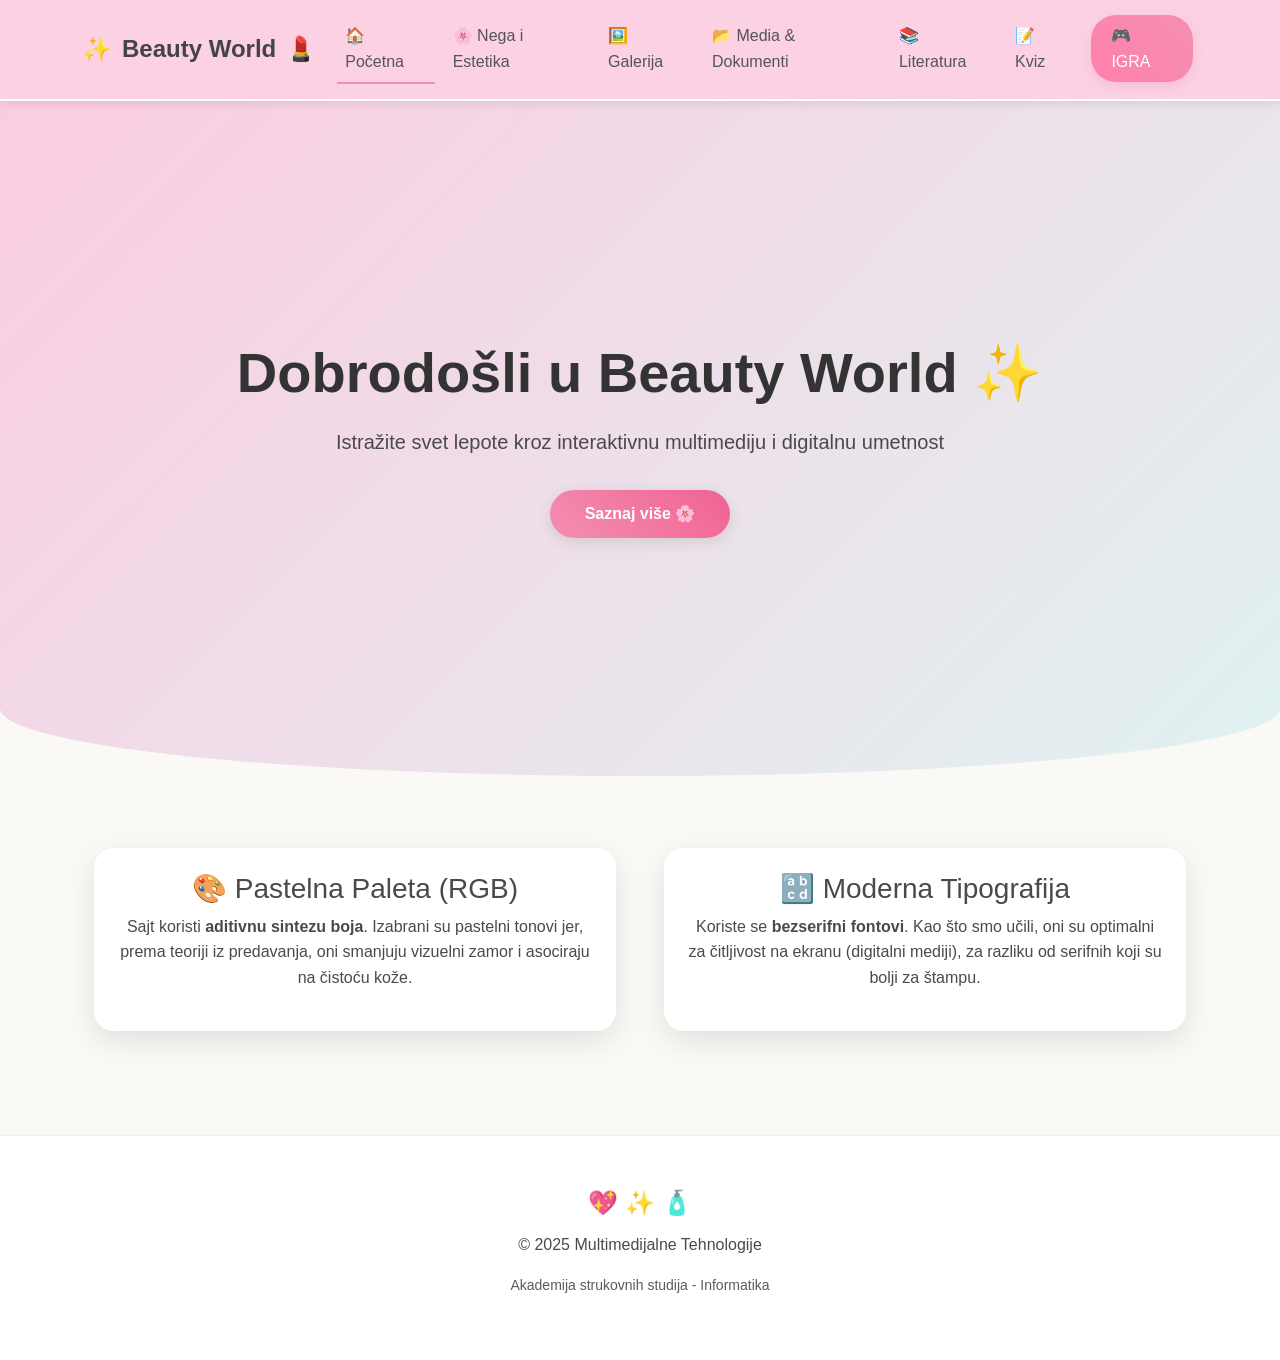
<file: index.html>
<!doctype html>
<html lang="sr">
  <head>
    <meta charset="UTF-8" />
    <meta name="viewport" content="width=device-width, initial-scale=1.0" />
    <title>Beauty World | ✨ Multimedijalni Projekat</title>
    <link
      href="https://cdn.jsdelivr.net/npm/bootstrap@5.3.0/dist/css/bootstrap.min.css"
      rel="stylesheet"
    />
    <link rel="icon" type="image/x-icon" href="SLIKE/favicon.png" />
    <link rel="stylesheet" href="CSS/style.css" />
  </head>
  <body>
    <nav class="navbar navbar-expand-lg custom-nav sticky-top">
      <div class="container">
        <a class="navbar-brand" href="index.html">
          <span>✨</span> Beauty World <span>💄</span>
        </a>
        <button
          class="navbar-toggler"
          type="button"
          data-bs-toggle="collapse"
          data-bs-target="#navbarNav"
        >
          <span class="navbar-toggler-icon"></span>
        </button>
        <div class="collapse navbar-collapse" id="navbarNav">
          <ul class="navbar-nav ms-auto">
            <li class="nav-item">
              <a class="nav-link active" href="index.html">🏠 Početna</a>
            </li>
            <li class="nav-item">
              <a class="nav-link" href="beauty.html">🌸 Nega i Estetika</a>
            </li>
            <li class="nav-item">
              <a class="nav-link" href="galerija.html">🖼️ Galerija</a>
            </li>
            <li class="nav-item">
              <a class="nav-link" href="multimedija.html"
                >📂 Media & Dokumenti</a
              >
            </li>
            <li class="nav-item">
              <a class="nav-link" href="izvori.html">📚 Literatura</a>
            </li>
            <li class="nav-item">
              <a class="nav-link" href="kviz.html">📝 Kviz</a>
            </li>
            <li class="nav-item">
              <a class="nav-link btn-igra" href="igra.html">🎮 IGRA</a>
            </li>
          </ul>
        </div>
      </div>
    </nav>

    <header class="hero-section text-center d-flex align-items-center">
      <div class="container">
        <div class="hero-content">
          <h1 class="display-3">Dobrodošli u Beauty World ✨</h1>
          <p class="lead">
            Istražite svet lepote kroz interaktivnu multimediju i digitalnu
            umetnost
          </p>
          <a href="oProjektu.html" class="btn btn-custom mt-3"
            >Saznaj više 🌸</a
          >
        </div>
      </div>
    </header>

    <section class="container my-5 text-center">
      <div class="row">
        <div class="col-md-6 p-4">
          <div class="custom-card p-4 h-100">
            <h3>🎨 Pastelna Paleta (RGB)</h3>
            <p>
              Sajt koristi <strong>aditivnu sintezu boja</strong>. Izabrani su
              pastelni tonovi jer, prema teoriji iz predavanja, oni smanjuju
              vizuelni zamor i asociraju na čistoću kože.
            </p>
          </div>
        </div>
        <div class="col-md-6 p-4">
          <div class="custom-card p-4 h-100">
            <h3>🔡 Moderna Tipografija</h3>
            <p>
              Koriste se <strong>bezserifni fontovi</strong>. Kao što smo učili,
              oni su optimalni za čitljivost na ekranu (digitalni mediji), za
              razliku od serifnih koji su bolji za štampu.
            </p>
          </div>
        </div>
      </div>
    </section>

    <footer class="text-center py-5">
      <div class="container">
        <div class="footer-emoji">💖 ✨ 🧴</div>
        <p>&copy; 2025 Multimedijalne Tehnologije</p>
        <p class="small text-muted">
          Akademija strukovnih studija - Informatika
        </p>
      </div>
    </footer>

    <script src="https://cdn.jsdelivr.net/npm/bootstrap@5.3.0/dist/js/bootstrap.bundle.min.js"></script>
  </body>
</html>
</file>
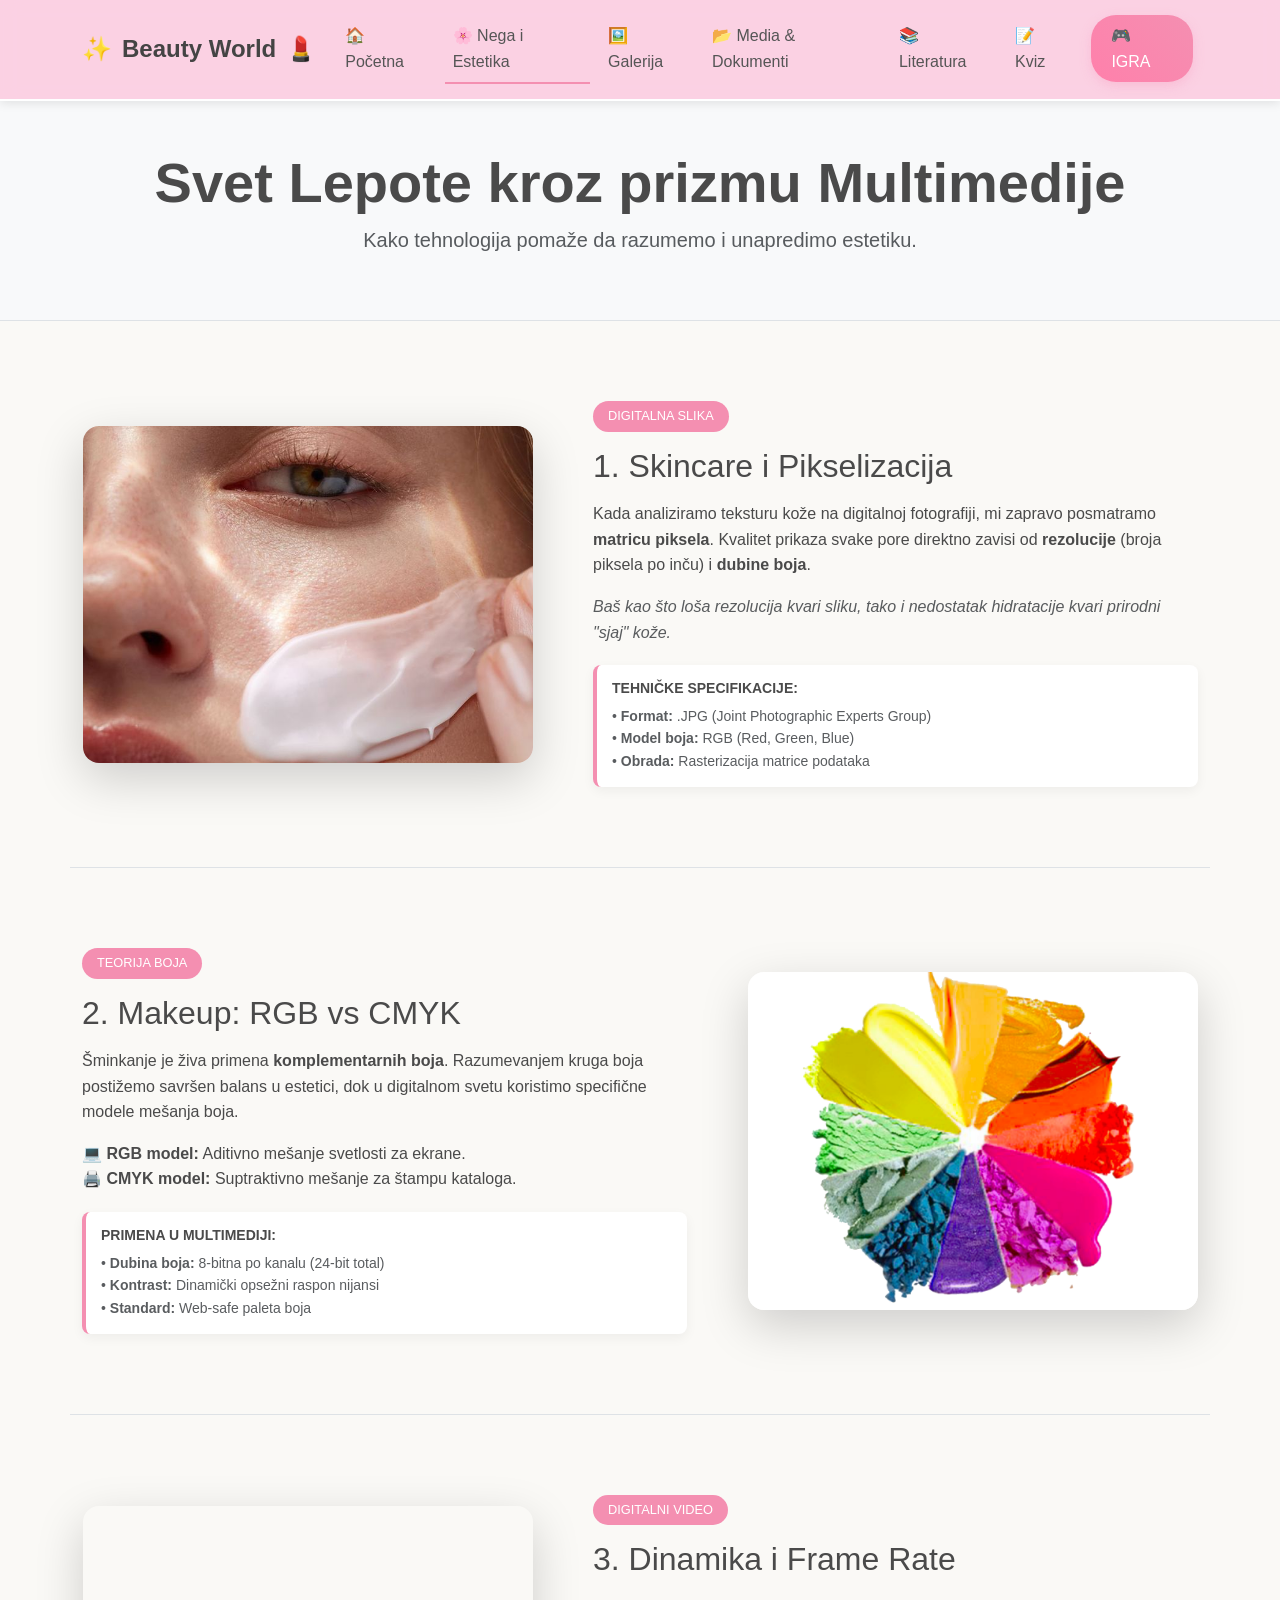
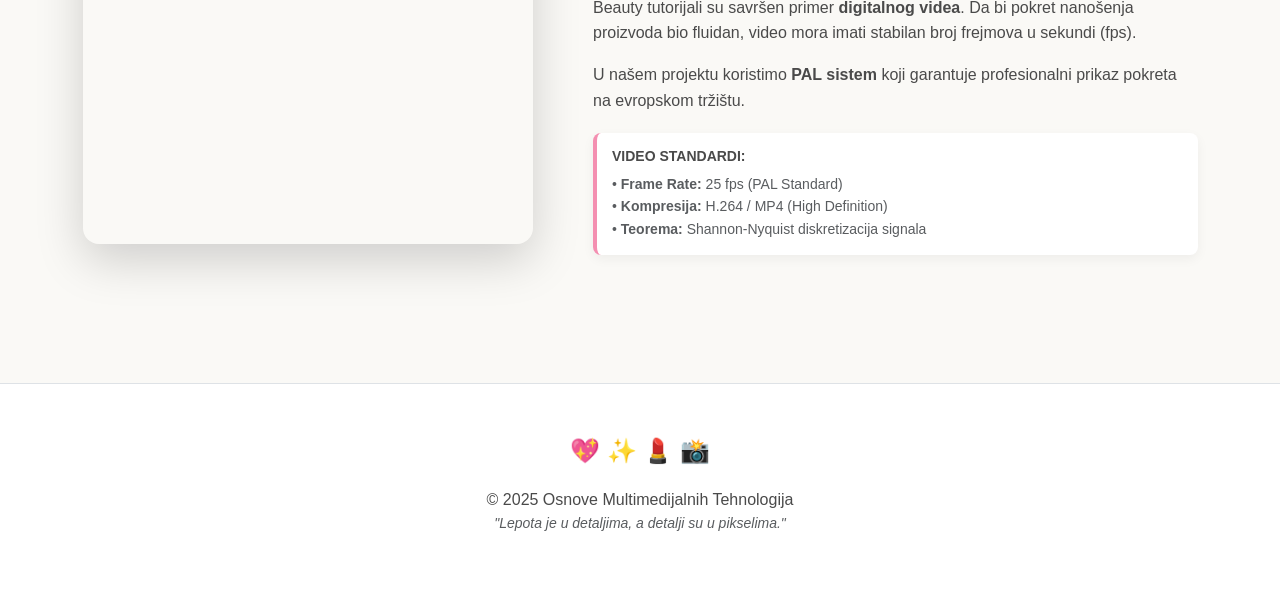
<file: beauty.html>
<!doctype html>
<html lang="sr">
  <head>
    <meta charset="UTF-8" />
    <meta name="viewport" content="width=device-width, initial-scale=1.0" />
    <title>Beauty World | ✨ Nega i Estetika</title>
    <link
      href="https://cdn.jsdelivr.net/npm/bootstrap@5.3.0/dist/css/bootstrap.min.css"
      rel="stylesheet"
    />
    <link rel="icon" type="image/x-icon" href="SLIKE/favicon.png" />
    <link rel="stylesheet" href="CSS/style.css" />
    <style>
      .beauty-section {
        padding: 80px 0;
        transition: all 0.3s;
      }
      .beauty-section:hover {
        background-color: #fff9fb;
      }
      .img-hover {
        transition: transform 0.4s;
      }
      .img-hover:hover {
        transform: scale(1.05);
      }
      .badge-category {
        background-color: var(--tamno-roze);
        color: white;
        padding: 5px 15px;
        border-radius: 20px;
        font-size: 0.8rem;
        text-transform: uppercase;
        margin-bottom: 15px;
        display: inline-block;
      }
      .tech-box {
        background-color: #ffffff;
        border-left: 4px solid var(--tamno-roze);
        padding: 15px;
        border-radius: 8px;
        box-shadow: 0 4px 12px rgba(0, 0, 0, 0.05);
        margin-top: 20px;
      }
      .border-pink {
        border-color: var(--tamno-roze) !important;
      }
    </style>
  </head>
  <body>
    <nav class="navbar navbar-expand-lg custom-nav sticky-top">
      <div class="container">
        <a class="navbar-brand" href="index.html"
          ><span>✨</span> Beauty World <span>💄</span></a
        >
        <button
          class="navbar-toggler"
          type="button"
          data-bs-toggle="collapse"
          data-bs-target="#navbarNav"
        >
          <span class="navbar-toggler-icon"></span>
        </button>
        <div class="collapse navbar-collapse" id="navbarNav">
          <ul class="navbar-nav ms-auto">
            <li class="nav-item">
              <a class="nav-link" href="index.html">🏠 Početna</a>
            </li>
            <li class="nav-item">
              <a class="nav-link active" href="beauty.html"
                >🌸 Nega i Estetika</a
              >
            </li>
            <li class="nav-item">
              <a class="nav-link" href="galerija.html">🖼️ Galerija</a>
            </li>
            <li class="nav-item">
              <a class="nav-link" href="multimedija.html"
                >📂 Media & Dokumenti</a
              >
            </li>
            <li class="nav-item">
              <a class="nav-link" href="izvori.html">📚 Literatura</a>
            </li>
            <li class="nav-item">
              <a class="nav-link" href="kviz.html">📝 Kviz</a>
            </li>
            <li class="nav-item">
              <a class="nav-link btn-igra" href="igra.html">🎮 IGRA</a>
            </li>
          </ul>
        </div>
      </div>
    </nav>

    <header class="bg-light py-5 text-center border-bottom">
      <div class="container">
        <h1 class="display-4 fw-bold">Svet Lepote kroz prizmu Multimedije</h1>
        <p class="lead text-muted">
          Kako tehnologija pomaže da razumemo i unapredimo estetiku.
        </p>
      </div>
    </header>

    <div class="container">
      <div class="row beauty-section align-items-center">
        <div class="col-md-5 text-center">
          <img
            src="SLIKE/skincare.jpg"
            class="img-fluid rounded-4 shadow-lg img-hover img-manja"
            alt="Skincare"
          />
        </div>
        <div class="col-md-7 ps-md-5">
          <span class="badge-category">Digitalna Slika</span>
          <h2 class="mb-3">1. Skincare i Pikselizacija</h2>
          <p>
            Kada analiziramo teksturu kože na digitalnoj fotografiji, mi zapravo
            posmatramo <strong>matricu piksela</strong>. Kvalitet prikaza svake
            pore direktno zavisi od <strong>rezolucije</strong> (broja piksela
            po inču) i <strong>dubine boja</strong>.
          </p>
          <p class="text-muted italic">
            Baš kao što loša rezolucija kvari sliku, tako i nedostatak
            hidratacije kvari prirodni "sjaj" kože.
          </p>

          <div class="tech-box">
            <h6 class="fw-bold text-uppercase small mb-2">
              Tehničke specifikacije:
            </h6>
            <ul class="list-unstyled mb-0 small text-muted">
              <li>
                • <strong>Format:</strong> .JPG (Joint Photographic Experts
                Group)
              </li>
              <li>• <strong>Model boja:</strong> RGB (Red, Green, Blue)</li>
              <li>• <strong>Obrada:</strong> Rasterizacija matrice podataka</li>
            </ul>
          </div>
        </div>
      </div>

      <div class="row beauty-section align-items-center border-top">
        <div class="col-md-5 order-md-2 text-center">
          <img
            src="SLIKE/makeup.jpg"
            class="img-fluid rounded-4 shadow-lg img-hover img-manja"
            alt="Makeup"
          />
        </div>
        <div class="col-md-7 order-md-1 pe-md-5">
          <span class="badge-category">Teorija Boja</span>
          <h2 class="mb-3">2. Makeup: RGB vs CMYK</h2>
          <p>
            Šminkanje je živa primena <strong>komplementarnih boja</strong>.
            Razumevanjem kruga boja postižemo savršen balans u estetici, dok u
            digitalnom svetu koristimo specifične modele mešanja boja.
          </p>
          <ul class="list-unstyled mb-3">
            <li>
              <strong>💻 RGB model:</strong> Aditivno mešanje svetlosti za
              ekrane.
            </li>
            <li>
              <strong>🖨️ CMYK model:</strong> Suptraktivno mešanje za štampu
              kataloga.
            </li>
          </ul>

          <div class="tech-box">
            <h6 class="fw-bold text-uppercase small mb-2">
              Primena u multimediji:
            </h6>
            <ul class="list-unstyled mb-0 small text-muted">
              <li>
                • <strong>Dubina boja:</strong> 8-bitna po kanalu (24-bit total)
              </li>
              <li>
                • <strong>Kontrast:</strong> Dinamički opsežni raspon nijansi
              </li>
              <li>• <strong>Standard:</strong> Web-safe paleta boja</li>
            </ul>
          </div>
        </div>
      </div>

      <div class="row beauty-section align-items-center border-top">
        <div class="col-md-5 text-center">
          <video
            autoplay
            loop
            muted
            playsinline
            class="img-fluid rounded-4 shadow-lg img-manja"
          >
            <source src="SLIKE/videobeauty.mp4" type="video/mp4" />
            Vaš pretraživač ne podržava video.
          </video>
        </div>
        <div class="col-md-7 ps-md-5">
          <span class="badge-category">Digitalni Video</span>
          <h2 class="mb-3">3. Dinamika i Frame Rate</h2>
          <p>
            Beauty tutorijali su savršen primer
            <strong>digitalnog videa</strong>. Da bi pokret nanošenja proizvoda
            bio fluidan, video mora imati stabilan broj frejmova u sekundi
            (fps).
          </p>
          <p>
            U našem projektu koristimo <strong>PAL sistem</strong> koji
            garantuje profesionalni prikaz pokreta na evropskom tržištu.
          </p>

          <div class="tech-box">
            <h6 class="fw-bold text-uppercase small mb-2">Video standardi:</h6>
            <ul class="list-unstyled mb-0 small text-muted">
              <li>• <strong>Frame Rate:</strong> 25 fps (PAL Standard)</li>
              <li>
                • <strong>Kompresija:</strong> H.264 / MP4 (High Definition)
              </li>
              <li>
                • <strong>Teorema:</strong> Shannon-Nyquist diskretizacija
                signala
              </li>
            </ul>
          </div>
        </div>
      </div>
    </div>

    <footer class="text-center py-5 mt-5 bg-white border-top">
      <div class="container">
        <div class="footer-emoji mb-3">💖 ✨ 💄 📸</div>
        <p class="mb-0">&copy; 2025 Osnove Multimedijalnih Tehnologija</p>
        <p class="small text-muted italic">
          "Lepota je u detaljima, a detalji su u pikselima."
        </p>
      </div>
    </footer>

    <script src="https://cdn.jsdelivr.net/npm/bootstrap@5.3.0/dist/js/bootstrap.bundle.min.js"></script>
  </body>
</html>
</file>
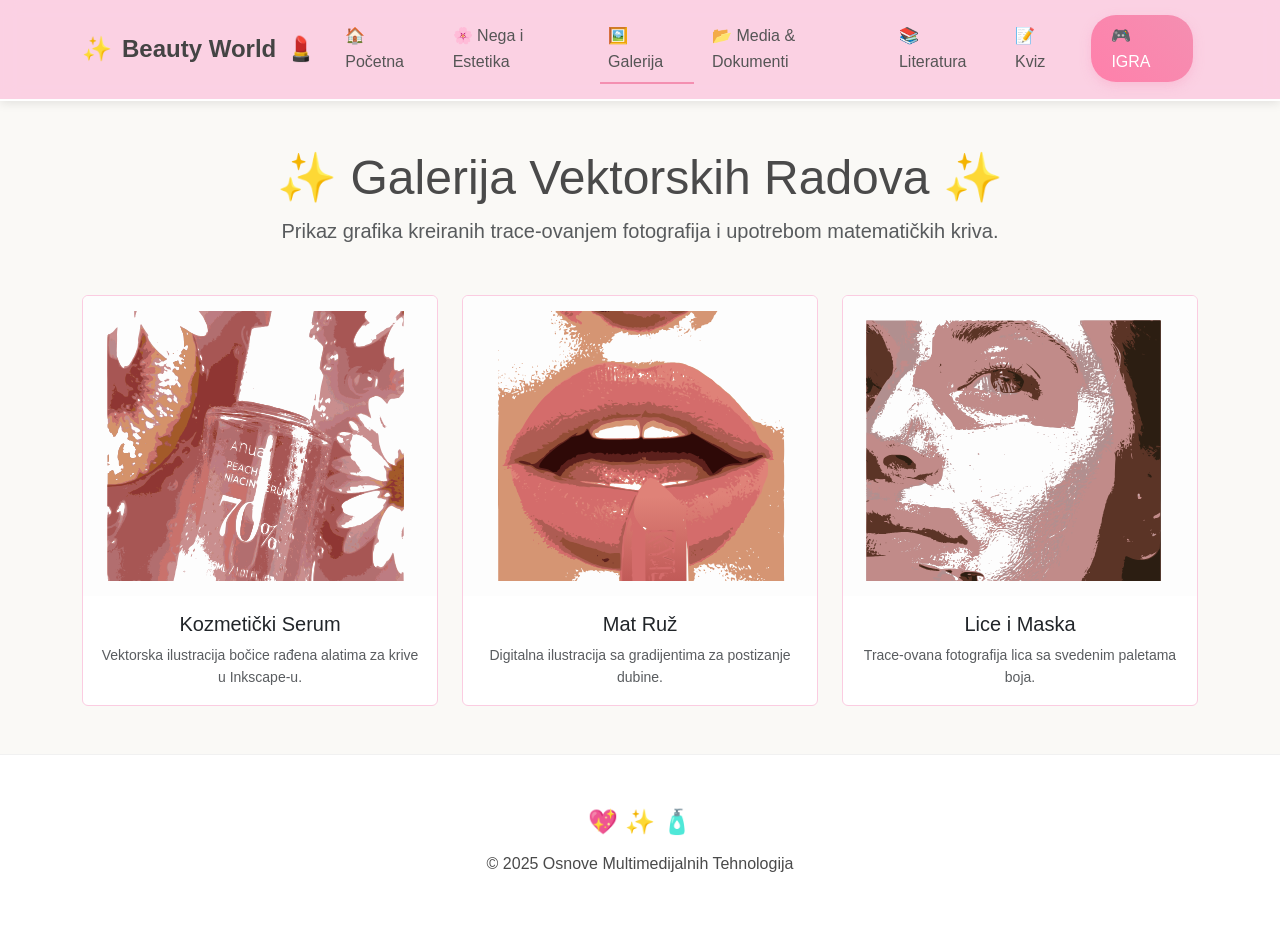
<file: galerija.html>
<!doctype html>
<html lang="sr">
  <head>
    <meta charset="UTF-8" />
    <meta name="viewport" content="width=device-width, initial-scale=1.0" />
    <title>Beauty World | 🖼️ Galerija</title>
    <link
      href="https://cdn.jsdelivr.net/npm/bootstrap@5.3.0/dist/css/bootstrap.min.css"
      rel="stylesheet"
    />
    <link rel="icon" type="image/x-icon" href="SLIKE/favicon.png" />
    <link rel="stylesheet" href="CSS/style.css" />
    <style>
      .card-img-top {
        width: 100%;
        height: 300px;
        object-fit: cover;
        object-position: center;
        background: #fdfdfd;
        padding: 15px;
      }

      .card-img-top2 {
        width: 100%;
        height: 300px;
        object-fit: cover;
        object-position: center;
        background: #fdfdfd;
        padding: 15px;
        object-position: top;
      }

      .vector-card {
        transition: transform 0.3s ease;
        border: 1px solid var(--bebi-roze);
        overflow: hidden;
      }

      .vector-card:hover {
        transform: translateY(-10px);
        box-shadow: 0 10px 20px rgba(0, 0, 0, 0.1);
      }
    </style>
  </head>
  <body>
    <nav class="navbar navbar-expand-lg custom-nav sticky-top">
      <div class="container">
        <a class="navbar-brand" href="index.html">
          <span>✨</span> Beauty World <span>💄</span>
        </a>
        <button
          class="navbar-toggler"
          type="button"
          data-bs-toggle="collapse"
          data-bs-target="#navbarNav"
        >
          <span class="navbar-toggler-icon"></span>
        </button>
        <div class="collapse navbar-collapse" id="navbarNav">
          <ul class="navbar-nav ms-auto">
            <li class="nav-item">
              <a class="nav-link" href="index.html">🏠 Početna</a>
            </li>
            <li class="nav-item">
              <a class="nav-link" href="beauty.html">🌸 Nega i Estetika</a>
            </li>
            <li class="nav-item">
              <a class="nav-link active" href="galerija.html">🖼️ Galerija</a>
            </li>
            <li class="nav-item">
              <a class="nav-link" href="multimedija.html"
                >📂 Media & Dokumenti</a
              >
            </li>
            <li class="nav-item">
              <a class="nav-link" href="izvori.html">📚 Literatura</a>
            </li>
            <li class="nav-item">
              <a class="nav-link" href="kviz.html">📝 Kviz</a>
            </li>
            <li class="nav-item">
              <a class="nav-link btn-igra" href="igra.html">🎮 IGRA</a>
            </li>
          </ul>
        </div>
      </div>
    </nav>

    <div class="container mt-5">
      <div class="text-center mb-5">
        <h2 class="display-5">✨ Galerija Vektorskih Radova ✨</h2>
        <p class="lead text-muted">
          Prikaz grafika kreiranih <strong>trace-ovanjem</strong> fotografija i
          upotrebom matematičkih kriva.
        </p>
      </div>

      <div class="row g-4">
        <div class="col-md-4">
          <div class="card h-100 vector-card">
            <img src="SLIKE/v1.svg" class="card-img-top" alt="Serum" />
            <div class="card-body text-center">
              <h5 class="card-title">Kozmetički Serum</h5>
              <p class="card-text small text-muted">
                Vektorska ilustracija bočice rađena alatima za krive u
                Inkscape-u.
              </p>
            </div>
          </div>
        </div>

        <div class="col-md-4">
          <div class="card h-100 vector-card">
            <img src="SLIKE/v2.svg" class="card-img-top" alt="Ruž" />
            <div class="card-body text-center">
              <h5 class="card-title">Mat Ruž</h5>
              <p class="card-text small text-muted">
                Digitalna ilustracija sa gradijentima za postizanje dubine.
              </p>
            </div>
          </div>
        </div>

        <div class="col-md-4">
          <div class="card h-100 vector-card">
            <img src="SLIKE/v3.svg" class="card-img-top2" alt="Maska" />
            <div class="card-body text-center">
              <h5 class="card-title">Lice i Maska</h5>
              <p class="card-text small text-muted">
                Trace-ovana fotografija lica sa svedenim paletama boja.
              </p>
            </div>
          </div>
        </div>
      </div>
    </div>

    <footer class="text-center py-5 mt-5">
      <div class="container">
        <div class="footer-emoji">💖 ✨ 🧴</div>
        <p>&copy; 2025 Osnove Multimedijalnih Tehnologija</p>
      </div>
    </footer>

    <script src="https://cdn.jsdelivr.net/npm/bootstrap@5.3.0/dist/js/bootstrap.bundle.min.js"></script>
  </body>
</html>
</file>
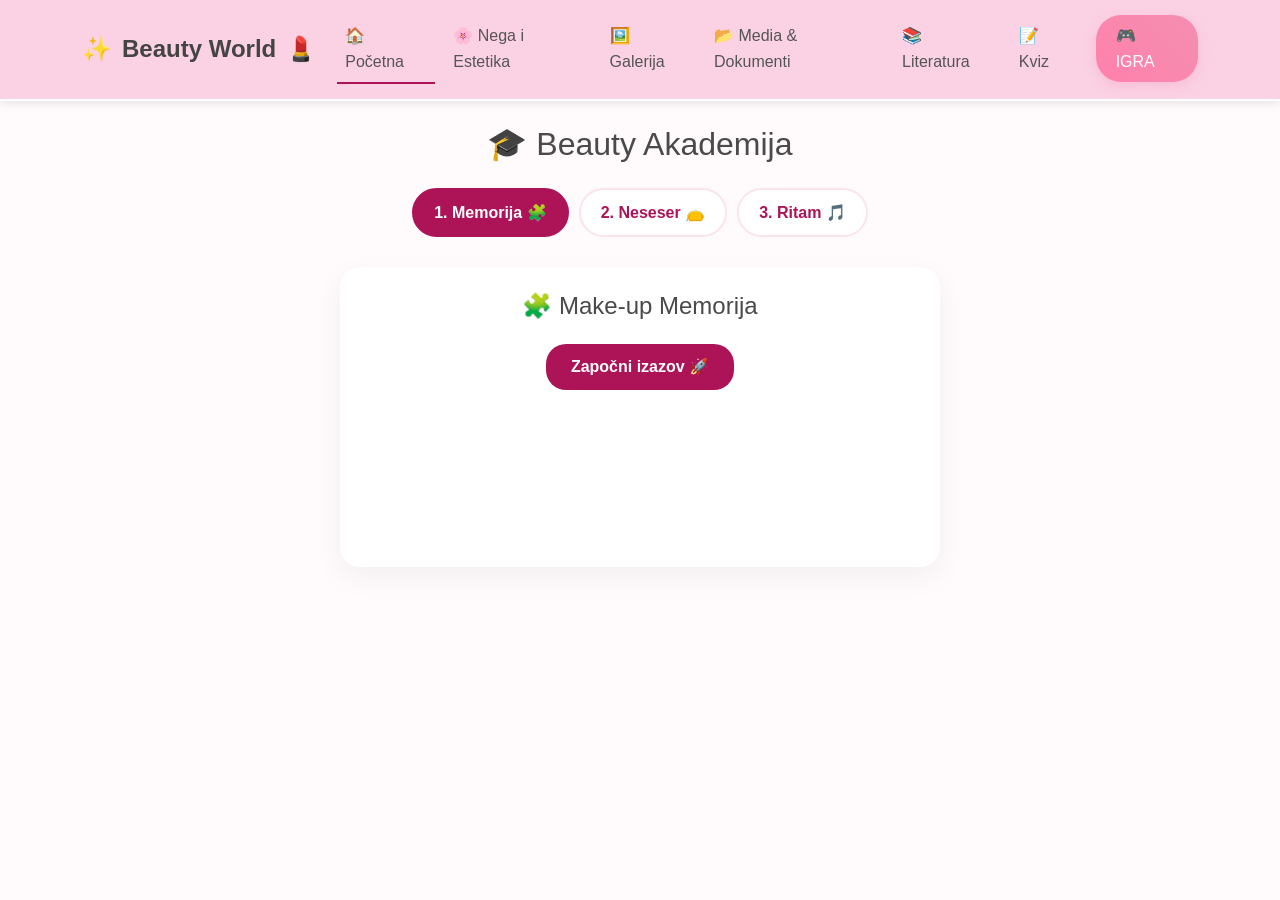
<file: igra.html>
<!doctype html>
<html lang="sr">
  <head>
    <meta charset="UTF-8" />
    <meta name="viewport" content="width=device-width, initial-scale=1.0" />
    <title>Beauty World | 🏆 Beauty Akademija</title>
    <link
      href="https://cdn.jsdelivr.net/npm/bootstrap@5.3.0/dist/css/bootstrap.min.css"
      rel="stylesheet"
    />
    <link rel="icon" type="image/x-icon" href="SLIKE/favicon.png" />
    <link rel="stylesheet" href="CSS/style.css" />
    <style>
      :root {
        --bebi-roze: #fce4ec;
        --tamno-roze: #ad1457;
        --svetlo-zelena: #e0f2f1;
      }

      body {
        background-color: #fffafb;
        font-family: "Segoe UI", sans-serif;
      }

      .level-nav {
        display: flex;
        justify-content: center;
        gap: 10px;
        margin-bottom: 30px;
        flex-wrap: wrap;
      }
      .level-btn {
        background: white;
        border: 2px solid var(--bebi-roze);
        color: var(--tamno-roze);
        border-radius: 25px;
        padding: 10px 20px;
        font-weight: bold;
        cursor: pointer;
        transition: 0.3s;
      }
      .level-btn.active {
        background: var(--tamno-roze) !important;
        color: white !important;
        border-color: var(--tamno-roze) !important;
      }

      .game-area {
        display: none;
        width: 100%;
        max-width: 600px;
        margin: 0 auto;
        background: white;
        border-radius: 20px;
        padding: 25px;
        box-shadow: 0 10px 30px rgba(0, 0, 0, 0.05);
        text-align: center;
        position: relative;
        min-height: 300px;
      }
      .game-area.active {
        display: block;
      }

      .stat-box {
        background: #fff0f5;
        padding: 8px 15px;
        border-radius: 15px;
        font-weight: bold;
        color: var(--tamno-roze);
        display: inline-block;
        margin: 5px;
      }

      .btn-start,
      .btn-restart {
        background: var(--tamno-roze);
        color: white;
        border: none;
        border-radius: 20px;
        padding: 10px 25px;
        font-weight: bold;
        margin-top: 15px;
        transition: 0.3s;
        cursor: pointer;
      }
      .btn-start:hover,
      .btn-restart:hover {
        background: #880e4f;
        transform: scale(1.05);
      }

      .game-over-panel {
        display: none;
        flex-direction: column;
        align-items: center;
        justify-content: center;
        padding: 20px;
      }

      .memory-board {
        display: grid;
        grid-template-columns: repeat(4, 1fr);
        gap: 10px;
        max-width: 400px;
        margin: 20px auto;
      }
      .memory-card {
        height: 80px;
        background: var(--bebi-roze);
        border-radius: 12px;
        cursor: pointer;
        display: flex;
        align-items: center;
        justify-content: center;
        font-size: 30px;
        user-select: none;
      }
      .memory-card.flipped {
        background: white;
        border: 2px solid var(--bebi-roze);
      }
      .memory-card.matched {
        background: var(--svetlo-zelena);
        opacity: 0.6;
        cursor: default;
      }

      #catch-viewport {
        width: 100%;
        height: 400px;
        background: #fff5f8;
        border: 2px solid var(--bebi-roze);
        border-radius: 15px;
        position: relative;
        overflow: hidden;
        touch-action: none;
        margin-top: 20px;
      }
      #basket {
        position: absolute;
        bottom: 10px;
        left: 50%;
        transform: translateX(-50%);
        font-size: 45px;
        z-index: 10;
        pointer-events: none;
      }
      .falling-item {
        position: absolute;
        font-size: 30px;
        z-index: 5;
      }

      .rhythm-board {
        display: grid;
        grid-template-columns: repeat(2, 1fr);
        gap: 15px;
        max-width: 300px;
        margin: 20px auto;
      }
      .rhythm-btn {
        height: 100px;
        background: white;
        border: 3px solid var(--bebi-roze);
        border-radius: 20px;
        font-size: 40px;
        display: flex;
        align-items: center;
        justify-content: center;
        cursor: pointer;
        transition: 0.2s;
        opacity: 0.5;
      }
      .rhythm-btn.highlight {
        opacity: 1;
        background: var(--bebi-roze);
        border-color: var(--tamno-roze);
        transform: scale(0.95);
      }
    </style>
  </head>
  <body>
    <nav class="navbar navbar-expand-lg custom-nav sticky-top">
      <div class="container">
        <a class="navbar-brand" href="index.html">
          <span>✨</span> Beauty World <span>💄</span>
        </a>
        <button
          class="navbar-toggler"
          type="button"
          data-bs-toggle="collapse"
          data-bs-target="#navbarNav"
        >
          <span class="navbar-toggler-icon"></span>
        </button>
        <div class="collapse navbar-collapse" id="navbarNav">
          <ul class="navbar-nav ms-auto">
            <li class="nav-item">
              <a class="nav-link active" href="index.html">🏠 Početna</a>
            </li>
            <li class="nav-item">
              <a class="nav-link" href="beauty.html">🌸 Nega i Estetika</a>
            </li>
            <li class="nav-item">
              <a class="nav-link" href="galerija.html">🖼️ Galerija</a>
            </li>
            <li class="nav-item">
              <a class="nav-link" href="multimedija.html"
                >📂 Media & Dokumenti</a
              >
            </li>
            <li class="nav-item">
              <a class="nav-link" href="izvori.html">📚 Literatura</a>
            </li>
            <li class="nav-item">
              <a class="nav-link" href="kviz.html">📝 Kviz</a>
            </li>
            <li class="nav-item">
              <a class="btn-igra" href="igra.html">🎮 IGRA</a>
            </li>
          </ul>
        </div>
      </div>
    </nav>

    <div class="container mt-4 text-center">
      <h2 class="mb-4">🎓 Beauty Akademija</h2>

      <div class="level-nav">
        <button id="btn-lvl1" class="level-btn active" onclick="loadLevel(1)">
          1. Memorija 🧩
        </button>
        <button id="btn-lvl2" class="level-btn" onclick="loadLevel(2)">
          2. Neseser 👝
        </button>
        <button id="btn-lvl3" class="level-btn" onclick="loadLevel(3)">
          3. Ritam 🎵
        </button>
      </div>

      <div id="game-over-container" class="game-area">
        <div class="game-over-panel" id="end-screen">
          <h3 id="end-title">Kraj igre!</h3>
          <p id="end-message"></p>
          <button class="btn-restart" onclick="restartCurrentLevel()">
            Igraj ponovo 🔄
          </button>
        </div>
      </div>

      <div id="game-lvl1" class="game-area active">
        <h4>🧩 Make-up Memorija</h4>
        <div id="ui-lvl1">
          <div class="stat-box">⏱️ <span id="mem-timer">45</span>s</div>
          <div class="stat-box">✅ <span id="mem-pairs">0</span>/6</div>
          <div id="memory-board" class="memory-board"></div>
        </div>
        <button id="start-lvl1" class="btn-start" onclick="startLevel1()">
          Započni izazov 🚀
        </button>
      </div>

      <div id="game-lvl2" class="game-area">
        <h4>👝 Neseser</h4>
        <div id="ui-lvl2">
          <div class="stat-box">🏆 Poeni: <span id="catch-score">0</span></div>
          <div class="stat-box">❤️ <span id="catch-lives">❤️❤️❤️</span></div>
          <div id="catch-viewport"><div id="basket">👝</div></div>
        </div>
        <button id="start-lvl2" class="btn-start" onclick="startLevel2()">
          Započni izazov 🚀
        </button>
      </div>

      <div id="game-lvl3" class="game-area">
        <h4>🎵 Beauty Ritam</h4>
        <div id="ui-lvl3">
          <div class="stat-box">Runda: <span id="rhythm-round">0</span>/5</div>
          <div
            id="rhythm-status"
            class="mt-2 fw-bold"
            style="color: var(--tamno-roze)"
          >
            Prati redosled!
          </div>
          <div id="rhythm-board" class="rhythm-board">
            <div class="rhythm-btn" id="r-0" onclick="rhythmClick(0)">💄</div>
            <div class="rhythm-btn" id="r-1" onclick="rhythmClick(1)">💅</div>
            <div class="rhythm-btn" id="r-2" onclick="rhythmClick(2)">🧴</div>
            <div class="rhythm-btn" id="r-3" onclick="rhythmClick(3)">✨</div>
          </div>
        </div>
        <button id="start-lvl3" class="btn-start" onclick="startLevel3()">
          Započni izazov 🚀
        </button>
      </div>
    </div>

    <script>
      let activeLevel = 1;

      function loadLevel(level) {
        activeLevel = level;
        stopAll();
        document
          .querySelectorAll(".game-area")
          .forEach((a) => a.classList.remove("active"));
        document
          .querySelectorAll(".level-btn")
          .forEach((b) => b.classList.remove("active"));
        document.getElementById(`game-lvl${level}`).classList.add("active");
        document.getElementById(`btn-lvl${level}`).classList.add("active");

        document
          .getElementById("end-screen")
          .parentElement.classList.remove("active");
        document.getElementById("end-screen").style.display = "none";

        document.getElementById(`start-lvl${level}`).style.display =
          "inline-block";
        document.getElementById(`ui-lvl${level}`).style.display = "none";
      }

      function showEndScreen(title, message) {
        stopAll();
        document
          .querySelectorAll(".game-area")
          .forEach((a) => a.classList.remove("active"));
        const container = document.getElementById("game-over-container");
        container.classList.add("active");
        document.getElementById("end-screen").style.display = "flex";
        document.getElementById("end-title").innerText = title;
        document.getElementById("end-message").innerText = message;
      }

      function restartCurrentLevel() {
        loadLevel(activeLevel);
      }

      function stopAll() {
        clearInterval(memInterval);
        clearInterval(catchLoop);
        clearInterval(catchSpawn);
        gameActiveLvl2 = false;
        document.querySelectorAll(".falling-item").forEach((i) => i.remove());
      }

      let memInterval, memTime, memMatched;
      function startLevel1() {
        document.getElementById("start-lvl1").style.display = "none";
        document.getElementById("ui-lvl1").style.display = "block";
        const board = document.getElementById("memory-board");
        memTime = 45;
        memMatched = 0;
        let flipped = [];
        document.getElementById("mem-pairs").innerText = "0";
        board.innerHTML = "";
        let symbols = ["💄", "💅", "🧴", "✨", "👄", "🎨"];
        let cards = [...symbols, ...symbols].sort(() => 0.5 - Math.random());
        cards.forEach((s) => {
          const c = document.createElement("div");
          c.className = "memory-card";
          c.dataset.val = s;
          c.innerText = "?";
          c.onclick = () => {
            if (flipped.length < 2 && !c.classList.contains("flipped")) {
              c.innerText = s;
              c.classList.add("flipped");
              flipped.push(c);
              if (flipped.length === 2) {
                if (flipped[0].dataset.val === flipped[1].dataset.val) {
                  flipped.forEach((card) => card.classList.add("matched"));
                  memMatched++;
                  document.getElementById("mem-pairs").innerText = memMatched;
                  flipped = [];
                  if (memMatched === 6) {
                    showEndScreen("Pobeda! ✨", "Svi parovi su pronađeni.");
                  }
                } else {
                  setTimeout(() => {
                    flipped.forEach((card) => {
                      card.innerText = "?";
                      card.classList.remove("flipped");
                    });
                    flipped = [];
                  }, 700);
                }
              }
            }
          };
          board.appendChild(c);
        });
        memInterval = setInterval(() => {
          memTime--;
          document.getElementById("mem-timer").innerText = memTime;
          if (memTime <= 0) {
            showEndScreen("Vreme je isteklo! ⏱️", "Pokušaj ponovo da ubrzaš.");
          }
        }, 1000);
      }

      let catchLoop,
        catchSpawn,
        catchScore,
        catchLives,
        gameActiveLvl2 = false;
      function startLevel2() {
        document.getElementById("start-lvl2").style.display = "none";
        document.getElementById("ui-lvl2").style.display = "block";
        catchScore = 0;
        catchLives = 3;
        gameActiveLvl2 = true;
        document.getElementById("catch-score").innerText = "0";
        document.getElementById("catch-lives").innerText = "❤️❤️❤️";
        catchLoop = setInterval(updateCatch, 20);
        catchSpawn = setInterval(spawnCatch, 1000);
      }

      function spawnCatch() {
        if (!gameActiveLvl2) return;
        const item = document.createElement("div");
        item.className = "falling-item";
        const isGood = Math.random() > 0.3;
        item.innerText = isGood ? "💄" : "🤢";
        item.dataset.type = isGood ? "good" : "bad";
        item.style.left = Math.random() * 90 + "%";
        item.style.top = "-40px";
        document.getElementById("catch-viewport").appendChild(item);
      }

      function updateCatch() {
        const basket = document.getElementById("basket");
        const items = document.getElementsByClassName("falling-item");
        for (let i = items.length - 1; i >= 0; i--) {
          let t = parseFloat(items[i].style.top);
          items[i].style.top = t + 4 + "px";
          if (t > 400) items[i].remove();
          else {
            let bRect = basket.getBoundingClientRect();
            let iRect = items[i].getBoundingClientRect();
            if (
              iRect.bottom >= bRect.top &&
              iRect.right >= bRect.left &&
              iRect.left <= bRect.right
            ) {
              if (items[i].dataset.type === "good") {
                catchScore += 10;
                document.getElementById("catch-score").innerText = catchScore;
                if (catchScore >= 100)
                  showEndScreen(
                    "Sjajno! 👝",
                    "Neseser je pun kvalitetne šminke!",
                  );
              } else {
                catchLives--;
                document.getElementById("catch-lives").innerText = "❤️".repeat(
                  Math.max(0, catchLives),
                );
                if (catchLives <= 0)
                  showEndScreen(
                    "Kraj! ❌",
                    "Uhvatila si previše loših stvari.",
                  );
              }
              items[i].remove();
            }
          }
        }
      }

      document.addEventListener("mousemove", (e) => {
        if (activeLevel === 2 && gameActiveLvl2) {
          let view = document
            .getElementById("catch-viewport")
            .getBoundingClientRect();
          let x = e.clientX - view.left;
          if (x > 30 && x < view.width - 30)
            document.getElementById("basket").style.left = x + "px";
        }
      });

      // --- LOGIKA NIVO 3 ---
      let sequence = [],
        userSequence = [],
        canClick = false,
        round = 0;
      function startLevel3() {
        document.getElementById("start-lvl3").style.display = "none";
        document.getElementById("ui-lvl3").style.display = "block";
        sequence = [];
        round = 0;
        nextRound();
      }

      function nextRound() {
        userSequence = [];
        round++;
        document.getElementById("rhythm-round").innerText = round;
        sequence.push(Math.floor(Math.random() * 4));
        playSequence();
      }

      function playSequence() {
        canClick = false;
        document.getElementById("rhythm-status").innerText = "Gledaj...";
        let i = 0;
        let int = setInterval(() => {
          const btn = document.getElementById(`r-${sequence[i]}`);
          btn.classList.add("highlight");
          setTimeout(() => btn.classList.remove("highlight"), 400);
          i++;
          if (i >= sequence.length) {
            clearInterval(int);
            canClick = true;
            document.getElementById("rhythm-status").innerText = "Ponovi!";
          }
        }, 800);
      }

      function rhythmClick(id) {
        if (!canClick) return;
        const btn = document.getElementById(`r-${id}`);
        btn.classList.add("highlight");
        setTimeout(() => btn.classList.remove("highlight"), 200);
        userSequence.push(id);
        if (
          userSequence[userSequence.length - 1] !==
          sequence[userSequence.length - 1]
        ) {
          showEndScreen("Pogrešan ritam! 🎵", `Stigla si do runde ${round}.`);
          return;
        }
        if (userSequence.length === sequence.length) {
          if (round === 5)
            showEndScreen("Savršeno! 🏆", "Tvoje pamćenje je vrhunsko!");
          else setTimeout(nextRound, 800);
        }
      }

      window.onload = () => loadLevel(1);
    </script>
  </body>
</html>
</file>
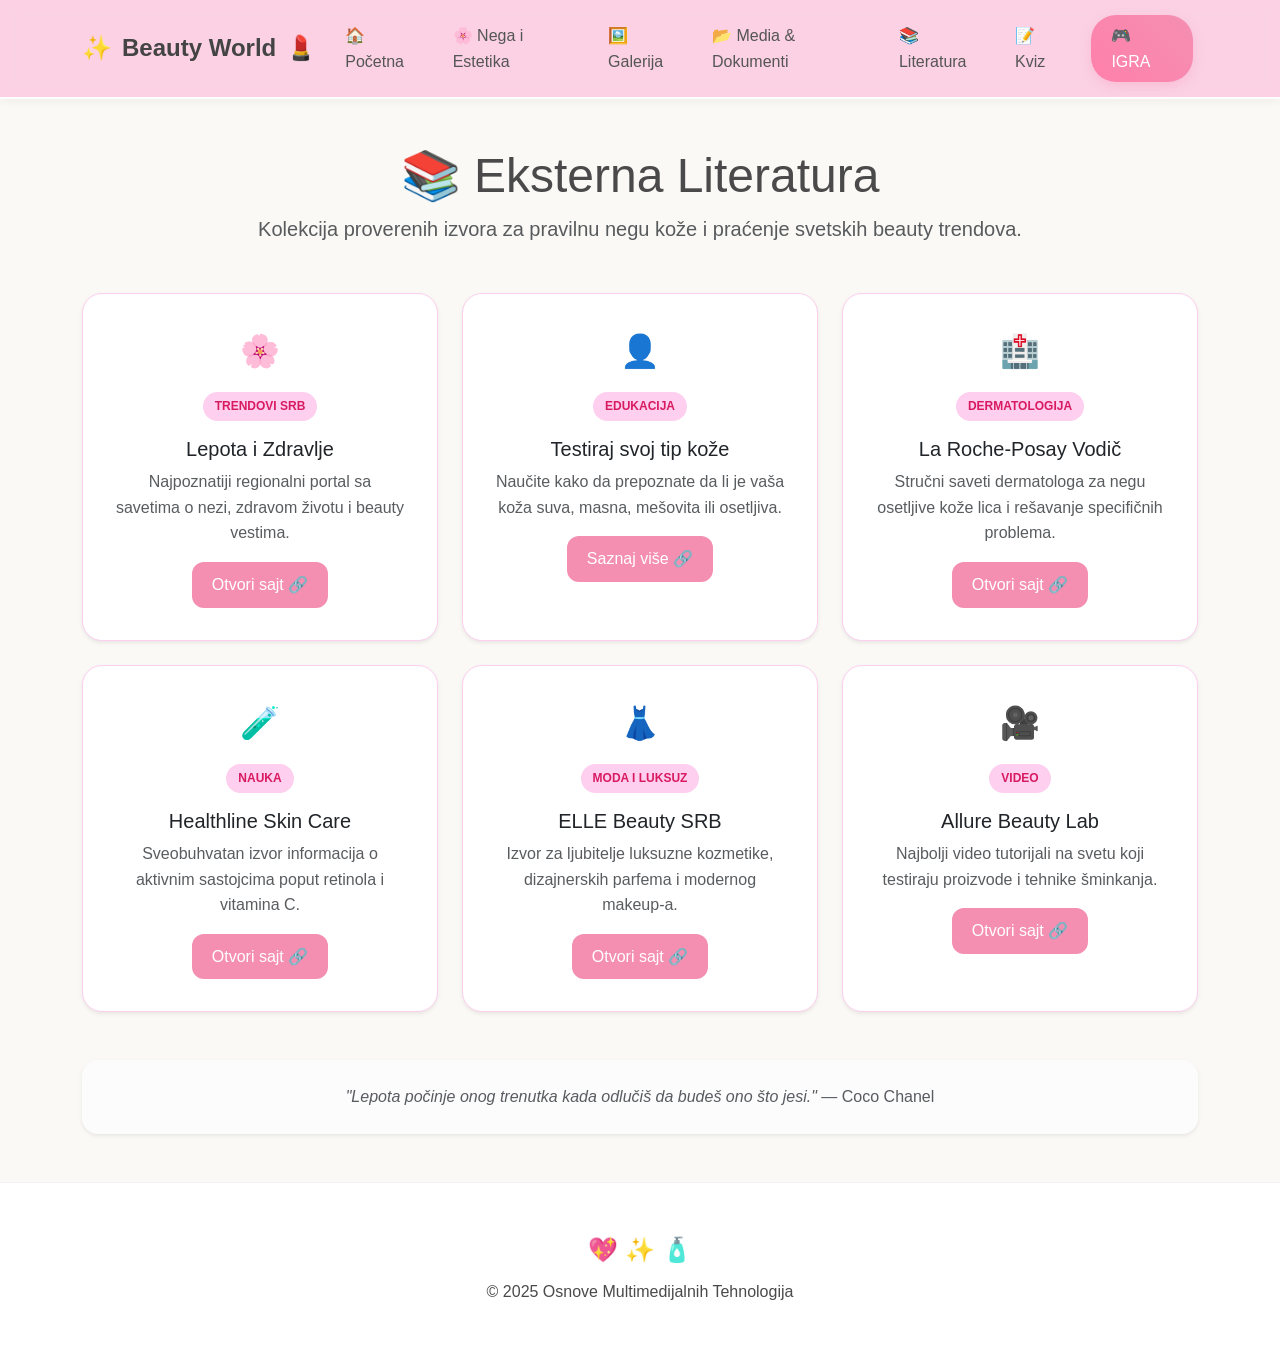
<file: izvori.html>
<!doctype html>
<html lang="sr">
  <head>
    <meta charset="UTF-8" />
    <meta name="viewport" content="width=device-width, initial-scale=1.0" />
    <title>Beauty World | 📚 Literatura i Izvori</title>
    <link
      href="https://cdn.jsdelivr.net/npm/bootstrap@5.3.0/dist/css/bootstrap.min.css"
      rel="stylesheet"
    />
    <link rel="icon" type="image/x-icon" href="SLIKE/favicon.png" />
    <link rel="stylesheet" href="CSS/style.css" />
    <style>
      .source-card {
        transition: all 0.3s ease;
        border: none;
        border-radius: 20px;
        background: #fff;
        border: 1px solid #fecfef !important;
      }
      .source-card:hover {
        transform: translateY(-10px);
        box-shadow: 0 15px 30px rgba(244, 143, 177, 0.2);
        background-color: #fffafc;
      }
      .external-link-btn {
        background-color: #f48fb1;
        color: white;
        border-radius: 12px;
        text-decoration: none;
        padding: 10px 20px;
        display: inline-block;
        transition: background 0.3s;
        font-weight: 500;
      }
      .external-link-btn:hover {
        background-color: #d81b60;
        color: white;
      }
      .category-badge {
        background-color: #fecfef;
        color: #d81b60;
        font-size: 0.75rem;
        padding: 5px 12px;
        border-radius: 50px;
        font-weight: bold;
        text-transform: uppercase;
      }
      .icon-box {
        font-size: 2rem;
        margin-bottom: 15px;
      }
      .custom-nav {
        background-color: white;
        box-shadow: 0 2px 10px rgba(0, 0, 0, 0.05);
      }
    </style>
  </head>
  <body>
    <nav class="navbar navbar-expand-lg custom-nav sticky-top">
      <div class="container">
        <a class="navbar-brand" href="index.html">
          <span>✨</span> Beauty World <span>💄</span>
        </a>
        <button
          class="navbar-toggler"
          type="button"
          data-bs-toggle="collapse"
          data-bs-target="#navbarNav"
        >
          <span class="navbar-toggler-icon"></span>
        </button>
        <div class="collapse navbar-collapse" id="navbarNav">
          <ul class="navbar-nav ms-auto">
            <li class="nav-item">
              <a class="nav-link" href="index.html">🏠 Početna</a>
            </li>
            <li class="nav-item">
              <a class="nav-link" href="beauty.html">🌸 Nega i Estetika</a>
            </li>
            <li class="nav-item">
              <a class="nav-link" href="galerija.html">🖼️ Galerija</a>
            </li>
            <li class="nav-item">
              <a class="nav-link" href="multimedija.html"
                >📂 Media & Dokumenti</a
              >
            </li>
            <li class="nav-item active">
              <a class="nav-link" href="izvori.html">📚 Literatura</a>
            </li>
            <li class="nav-item">
              <a class="nav-link" href="kviz.html">📝 Kviz</a>
            </li>
            <li class="nav-item">
              <a class="nav-link btn-igra" href="igra.html">🎮 IGRA</a>
            </li>
          </ul>
        </div>
      </div>
    </nav>

    <div class="container mt-5">
      <div class="text-center mb-5">
        <h2 class="display-5">📚 Eksterna Literatura</h2>
        <p class="lead text-muted">
          Kolekcija proverenih izvora za pravilnu negu kože i praćenje svetskih
          beauty trendova.
        </p>
      </div>

      <div class="row g-4">
        <div class="col-md-4">
          <div class="card h-100 shadow-sm p-3 source-card text-center">
            <div class="card-body">
              <div class="icon-box">🌸</div>
              <span class="category-badge mb-3 d-inline-block"
                >Trendovi SRB</span
              >
              <h5 class="card-title">Lepota i Zdravlje</h5>
              <p class="card-text text-muted">
                Najpoznatiji regionalni portal sa savetima o nezi, zdravom
                životu i beauty vestima.
              </p>
              <a
                href="https://www.lepotaizdravlje.rs/lepota"
                target="_blank"
                class="external-link-btn"
                >Otvori sajt 🔗</a
              >
            </div>
          </div>
        </div>

        <div class="col-md-4">
          <div class="card h-100 shadow-sm p-3 source-card text-center">
            <div class="card-body">
              <div class="icon-box">👤</div>
              <span class="category-badge mb-3 d-inline-block">Edukacija</span>
              <h5 class="card-title">Testiraj svoj tip kože</h5>
              <p class="card-text text-muted">
                Naučite kako da prepoznate da li je vaša koža suva, masna,
                mešovita ili osetljiva.
              </p>
              <a
                href="https://www.eucerin.rs/o-kozi/osnovna-znanja-o-kozi/tipovi-koze"
                target="_blank"
                class="external-link-btn"
                >Saznaj više 🔗</a
              >
            </div>
          </div>
        </div>

        <div class="col-md-4">
          <div class="card h-100 shadow-sm p-3 source-card text-center">
            <div class="card-body">
              <div class="icon-box">🏥</div>
              <span class="category-badge mb-3 d-inline-block"
                >Dermatologija</span
              >
              <h5 class="card-title">La Roche-Posay Vodič</h5>
              <p class="card-text text-muted">
                Stručni saveti dermatologa za negu osetljive kože lica i
                rešavanje specifičnih problema.
              </p>
              <a
                href="https://www.laroche-posay.rs/osetljiva-koza"
                target="_blank"
                class="external-link-btn"
                >Otvori sajt 🔗</a
              >
            </div>
          </div>
        </div>

        <div class="col-md-4">
          <div class="card h-100 shadow-sm p-3 source-card text-center">
            <div class="card-body">
              <div class="icon-box">🧪</div>
              <span class="category-badge mb-3 d-inline-block">Nauka</span>
              <h5 class="card-title">Healthline Skin Care</h5>
              <p class="card-text text-muted">
                Sveobuhvatan izvor informacija o aktivnim sastojcima poput
                retinola i vitamina C.
              </p>
              <a
                href="https://www.healthline.com/health/beauty-skin-care"
                target="_blank"
                class="external-link-btn"
                >Otvori sajt 🔗</a
              >
            </div>
          </div>
        </div>

        <div class="col-md-4">
          <div class="card h-100 shadow-sm p-3 source-card text-center">
            <div class="card-body">
              <div class="icon-box">👗</div>
              <span class="category-badge mb-3 d-inline-block"
                >Moda i Luksuz</span
              >
              <h5 class="card-title">ELLE Beauty SRB</h5>
              <p class="card-text text-muted">
                Izvor za ljubitelje luksuzne kozmetike, dizajnerskih parfema i
                modernog makeup-a.
              </p>
              <a
                href="https://elle.rs/Lepota"
                target="_blank"
                class="external-link-btn"
                >Otvori sajt 🔗</a
              >
            </div>
          </div>
        </div>

        <div class="col-md-4">
          <div class="card h-100 shadow-sm p-3 source-card text-center">
            <div class="card-body">
              <div class="icon-box">🎥</div>
              <span class="category-badge mb-3 d-inline-block">Video</span>
              <h5 class="card-title">Allure Beauty Lab</h5>
              <p class="card-text text-muted">
                Najbolji video tutorijali na svetu koji testiraju proizvode i
                tehnike šminkanja.
              </p>
              <a
                href="https://www.youtube.com/user/AllureMagazine"
                target="_blank"
                class="external-link-btn"
                >Otvori sajt 🔗</a
              >
            </div>
          </div>
        </div>
      </div>

      <div
        class="alert alert-light mt-5 border-0 rounded-4 text-center shadow-sm py-4"
      >
        <p class="mb-0 text-muted">
          <em
            >"Lepota počinje onog trenutka kada odlučiš da budeš ono što
            jesi."</em
          >
          — Coco Chanel
        </p>
      </div>
    </div>

    <footer class="text-center py-5 mt-5">
      <div class="container">
        <div class="footer-emoji">💖 ✨ 🧴</div>
        <p>&copy; 2025 Osnove Multimedijalnih Tehnologija</p>
      </div>
    </footer>

    <script src="https://cdn.jsdelivr.net/npm/bootstrap@5.3.0/dist/js/bootstrap.bundle.min.js"></script>
  </body>
</html>
</file>
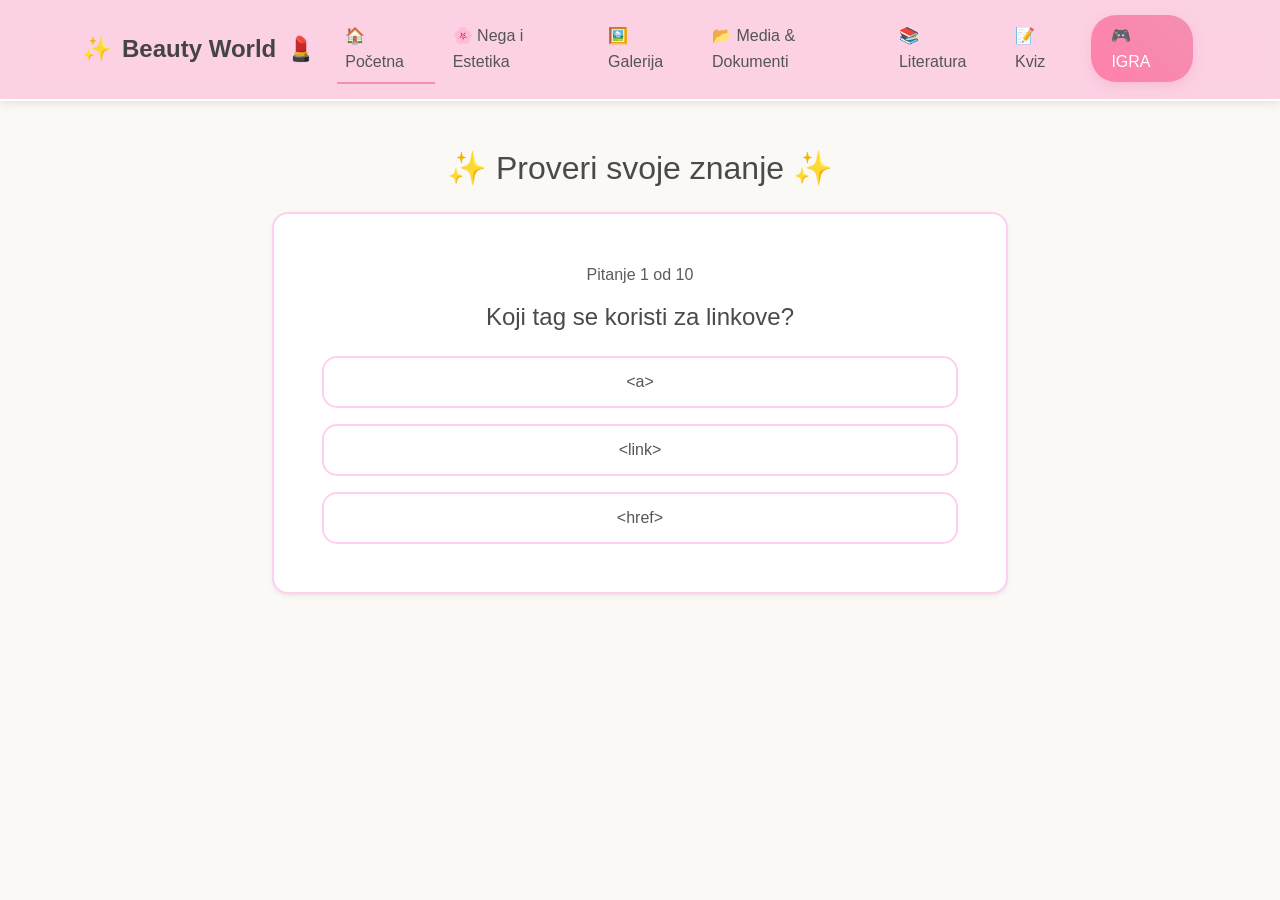
<file: kviz.html>
<!doctype html>
<html lang="sr">
  <head>
    <meta charset="UTF-8" />
    <meta name="viewport" content="width=device-width, initial-scale=1.0" />
    <title>Beauty World | 📝 Kviz Znanja</title>
    <link
      href="https://cdn.jsdelivr.net/npm/bootstrap@5.3.0/dist/css/bootstrap.min.css"
      rel="stylesheet"
    />
    <link rel="icon" type="image/x-icon" href="SLIKE/favicon.png" />
    <link rel="stylesheet" href="CSS/style.css" />
    <style>
      .border-pink {
        border: 2px solid #fecfef;
      }
      .btn-answer {
        background-color: white;
        border: 2px solid #fecfef;
        color: #555;
        transition: all 0.2s;
        padding: 12px;
        border-radius: 15px;
        font-weight: 500;
      }
      .btn-answer:hover {
        background-color: #fecfef;
        transform: scale(1.01);
      }
      .correct {
        background-color: #c8e6c9 !important;
        border-color: #4caf50 !important;
      }
      .wrong {
        background-color: #ffcdd2 !important;
        border-color: #f44336 !important;
      }
      .btn-custom {
        background-color: #f48fb1;
        color: white;
        border-radius: 20px;
        padding: 10px 25px;
      }
      .btn-custom:hover {
        background-color: #d81b60;
        color: white;
      }
    </style>
  </head>
  <body>
    <nav class="navbar navbar-expand-lg custom-nav sticky-top">
      <div class="container">
        <a class="navbar-brand" href="index.html">
          <span>✨</span> Beauty World <span>💄</span>
        </a>
        <button
          class="navbar-toggler"
          type="button"
          data-bs-toggle="collapse"
          data-bs-target="#navbarNav"
        >
          <span class="navbar-toggler-icon"></span>
        </button>
        <div class="collapse navbar-collapse" id="navbarNav">
          <ul class="navbar-nav ms-auto">
            <li class="nav-item">
              <a class="nav-link active" href="index.html">🏠 Početna</a>
            </li>
            <li class="nav-item">
              <a class="nav-link" href="beauty.html">🌸 Nega i Estetika</a>
            </li>
            <li class="nav-item">
              <a class="nav-link" href="galerija.html">🖼️ Galerija</a>
            </li>
            <li class="nav-item">
              <a class="nav-link" href="multimedija.html"
                >📂 Media & Dokumenti</a
              >
            </li>
            <li class="nav-item">
              <a class="nav-link" href="izvori.html">📚 Literatura</a>
            </li>
            <li class="nav-item">
              <a class="nav-link" href="kviz.html">📝 Kviz</a>
            </li>
            <li class="nav-item">
              <a class="nav-link btn-igra" href="igra.html">🎮 IGRA</a>
            </li>
          </ul>
        </div>
      </div>
    </nav>

    <div class="container mt-5">
      <div class="row justify-content-center">
        <div class="col-md-8 text-center">
          <h2 class="mb-4">✨ Proveri svoje znanje ✨</h2>
          <div
            id="quiz-box"
            class="p-5 shadow-sm bg-white rounded-4 border-pink"
          >
            <div id="question-container">
              <p class="text-muted">
                Pitanje <span id="q-num">1</span> od
                <span id="total-q">10</span>
              </p>
              <h4 id="question-text" class="mb-4">Učitavanje...</h4>
              <div id="answer-buttons" class="d-grid gap-3"></div>
            </div>

            <div id="result-container" class="d-none">
              <h2 class="mb-3">Kraj kviza! 🎉</h2>
              <h3>
                Rezultat: <span id="score-val" class="text-primary">0</span>/10
              </h3>
              <p id="feedback-text" class="lead my-4"></p>
              <button onclick="location.reload()" class="btn btn-custom">
                Pokušaj ponovo 🔄
              </button>
            </div>
          </div>
        </div>
      </div>
    </div>

    <script src="JS/kviz.js"></script>
  </body>
</html>
</file>
<file: CSS/style.css>
:root {
  --bebi-roze: #fbcce1;
  --bebi-plava: #e0f2f1;
  --bez: #faf9f6;
  --tamno-roze: #f48fb1;
  --nežno-siva: #f1f1f1;
  --senka: rgba(0, 0, 0, 0.1);
}

body {
  background-color: var(--bez);
  font-family: "Segoe UI", Roboto, Helvetica, Arial, sans-serif;
  color: #4a4a4a;
  overflow-x: hidden;
  line-height: 1.6;
}

.custom-nav {
  background-color: rgba(251, 204, 225, 0.9) !important;
  backdrop-filter: blur(10px);
  border-bottom: 2px solid white;
  box-shadow: 0 2px 10px var(--senka);
  padding: 15px 0;
}

.navbar-brand {
  font-weight: 700;
  font-size: 1.5rem;
  color: #444 !important;
  display: flex;
  align-items: center;
  gap: 10px;
}

.nav-link {
  color: #555 !important;
  font-weight: 500;
  transition: all 0.3s ease;
  margin: 0 5px;
}

.nav-link:hover {
  color: var(--tamno-roze) !important;
  transform: translateY(-2px);
}

.nav-link.active {
  border-bottom: 2px solid var(--tamno-roze);
}

.navbar-nav .nav-item .btn-igra {
  background: linear-gradient(45deg, #ff80ab, #f48fb1) !important;
  border-radius: 25px;
  text-decoration: none;
  color: white !important;
  padding: 8px 20px !important;
  margin-left: 10px;
  box-shadow: 0 4px 12px rgba(244, 143, 177, 0.3);
  transition: all 0.3s ease;
  border: none;
  display: inline-block;
}

.navbar-nav .nav-item .btn-igra:hover {
  transform: translateY(-2px);
  box-shadow: 0 6px 18px rgba(244, 143, 177, 0.5);
  background: linear-gradient(45deg, #f48fb1, #ff80ab) !important;
  color: white !important;
}

.hero-section {
  height: 75vh;
  background: linear-gradient(
    135deg,
    var(--bebi-roze) 0%,
    var(--bebi-plava) 100%
  );
  display: flex;
  align-items: center;
  justify-content: center;
  text-align: center;
  border-radius: 0 0 50% 50% / 10%;
}

.hero-content h1 {
  font-size: 3.5rem;
  font-weight: 800;
  color: #333;
  margin-bottom: 20px;
  animation: fadeInDown 1s ease;
}

.img-manja {
  width: 100%;
  max-width: 450px;
  aspect-ratio: 4 / 3;
  object-fit: cover;
  display: block;
  margin: 0 auto;
}

.italic {
  font-style: italic;
}

.custom-card {
  background: white;
  border: none;
  border-radius: 20px;
  box-shadow: 0 10px 30px var(--senka);
  transition: transform 0.3s ease;
  overflow: hidden;
}

.custom-card:hover {
  transform: translateY(-10px);
}

.btn-custom {
  background: linear-gradient(45deg, var(--tamno-roze), #f06292);
  color: white;
  border-radius: 30px;
  padding: 12px 35px;
  border: none;
  font-weight: 600;
  box-shadow: 0 4px 15px var(--senka);
  transition: all 0.3s ease;
}

.btn-custom:hover {
  transform: scale(1.05);
  background: linear-gradient(45deg, #f06292, var(--tamno-roze));
  color: white;
}

.game-stats {
  display: flex;
  justify-content: space-around;
  background: white;
  padding: 15px;
  border-radius: 15px;
  margin-bottom: 20px;
  box-shadow: 0 5px 15px var(--senka);
  font-size: 1.2rem;
  font-weight: bold;
}

.stat-item {
  color: var(--tamno-roze);
}

.memory-game {
  display: grid;
  grid-template-columns: repeat(4, 1fr);
  gap: 15px;
  max-width: 600px;
  margin: 0 auto;
}

footer {
  background-color: white;
  border-top: 1px solid var(--nežno-siva);
  padding: 40px 0;
  margin-top: 80px;
  text-align: center;
}

.footer-emoji {
  font-size: 1.5rem;
  margin-bottom: 10px;
}

@keyframes fadeInDown {
  from {
    opacity: 0;
    transform: translateY(-30px);
  }
  to {
    opacity: 1;
    transform: translateY(0);
  }
}

@media (max-width: 768px) {
  .hero-section {
    height: 50vh;
    border-radius: 0;
  }
  .hero-content h1 {
    font-size: 2.2rem;
  }
  .memory-game {
    grid-template-columns: repeat(3, 1fr);
  }
}
</file>
